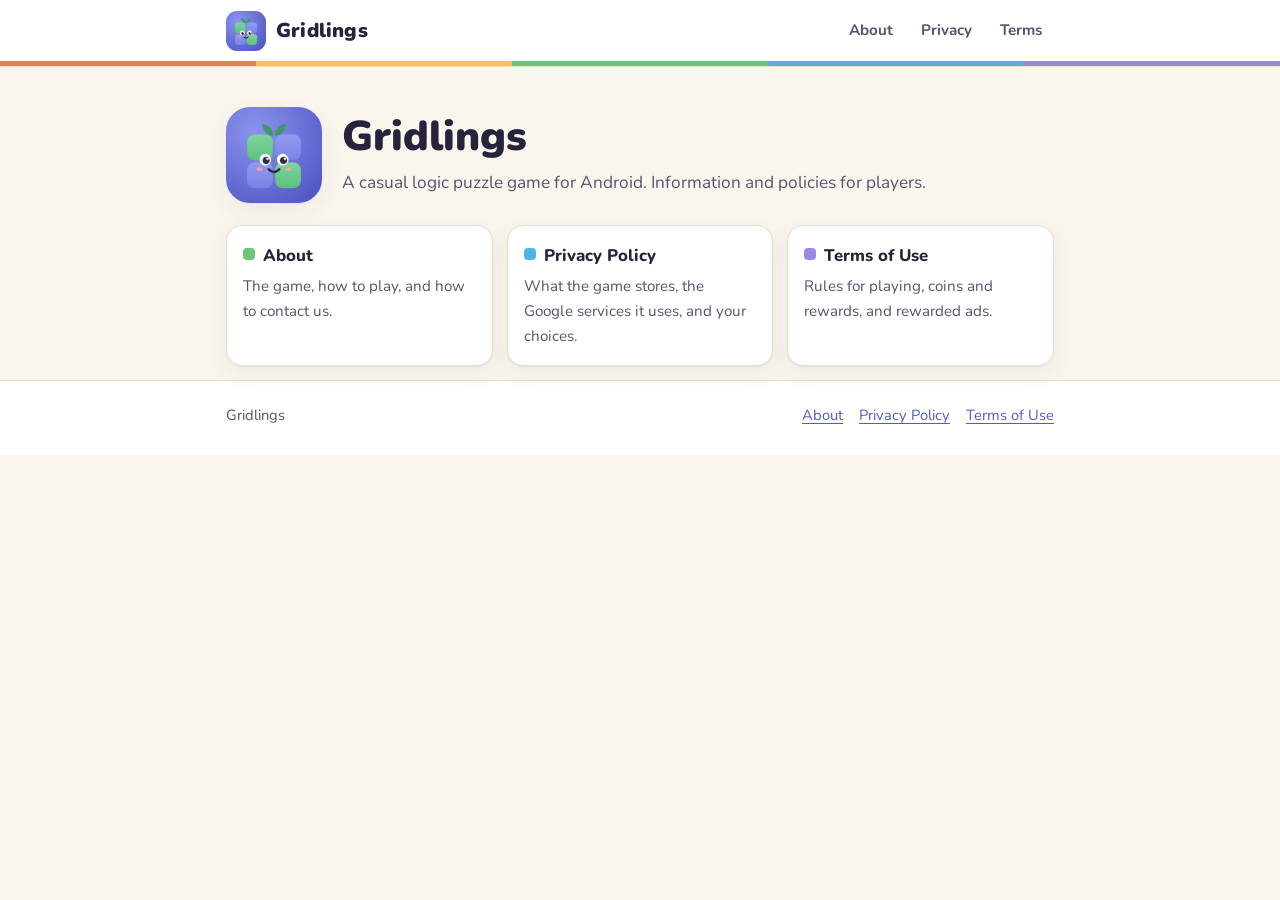
<file: index.html>
<!doctype html>
<html lang="en-GB">
<head>
  <meta charset="utf-8">
  <meta name="viewport" content="width=device-width, initial-scale=1">
  <title>Gridlings · Legal and info</title>
  <meta name="description" content="About, Privacy Policy and Terms of Use for Gridlings, a casual logic puzzle game for Android.">
  <link rel="icon" type="image/png" href="assets/gridlings-icon.png">
  <link rel="preconnect" href="https://fonts.googleapis.com">
  <link rel="preconnect" href="https://fonts.gstatic.com" crossorigin>
  <link href="https://fonts.googleapis.com/css2?family=Nunito:wght@400;700;800;900&display=swap" rel="stylesheet">
  <link rel="stylesheet" href="style.css">
</head>
<body>
<a class="skip-link" href="#content">Skip to content</a>

<header class="site-header">
  <div class="wrap">
    <a class="brand" href="index.html"><img src="assets/gridlings-icon.png" alt="" width="40" height="40">Gridlings</a>
    <nav class="nav" aria-label="Main">
      <a href="about.html">About</a>
      <a href="privacy-policy.html">Privacy</a>
      <a href="terms.html">Terms</a>
    </nav>
  </div>
  <div class="strip" aria-hidden="true"><span></span><span></span><span></span><span></span><span></span></div>
</header>

<main id="content" class="wrap">
  <div class="hero">
    <div class="app-hero">
      <img src="assets/gridlings-icon.png" alt="Gridlings app icon" width="96" height="96">
      <div>
        <h1>Gridlings</h1>
        <p class="lede">A casual logic puzzle game for Android. Information and policies for players.</p>
      </div>
    </div>
  </div>

  <div class="tiles">
    <a class="tile" href="about.html" style="text-decoration:none;color:inherit">
      <h3><span class="dot" style="background:var(--moss)"></span>About</h3>
      <p>The game, how to play, and how to contact us.</p>
    </a>
    <a class="tile" href="privacy-policy.html" style="text-decoration:none;color:inherit">
      <h3><span class="dot" style="background:var(--aqua)"></span>Privacy Policy</h3>
      <p>What the game stores, the Google services it uses, and your choices.</p>
    </a>
    <a class="tile" href="terms.html" style="text-decoration:none;color:inherit">
      <h3><span class="dot" style="background:var(--luna)"></span>Terms of Use</h3>
      <p>Rules for playing, coins and rewards, and rewarded ads.</p>
    </a>
  </div>
</main>

<footer class="site-footer">
  <div class="wrap">
    <span>Gridlings</span>
    <nav aria-label="Footer">
      <a href="about.html">About</a>
      <a href="privacy-policy.html">Privacy Policy</a>
      <a href="terms.html">Terms of Use</a>
    </nav>
  </div>
</footer>
</body>
</html>
</file>
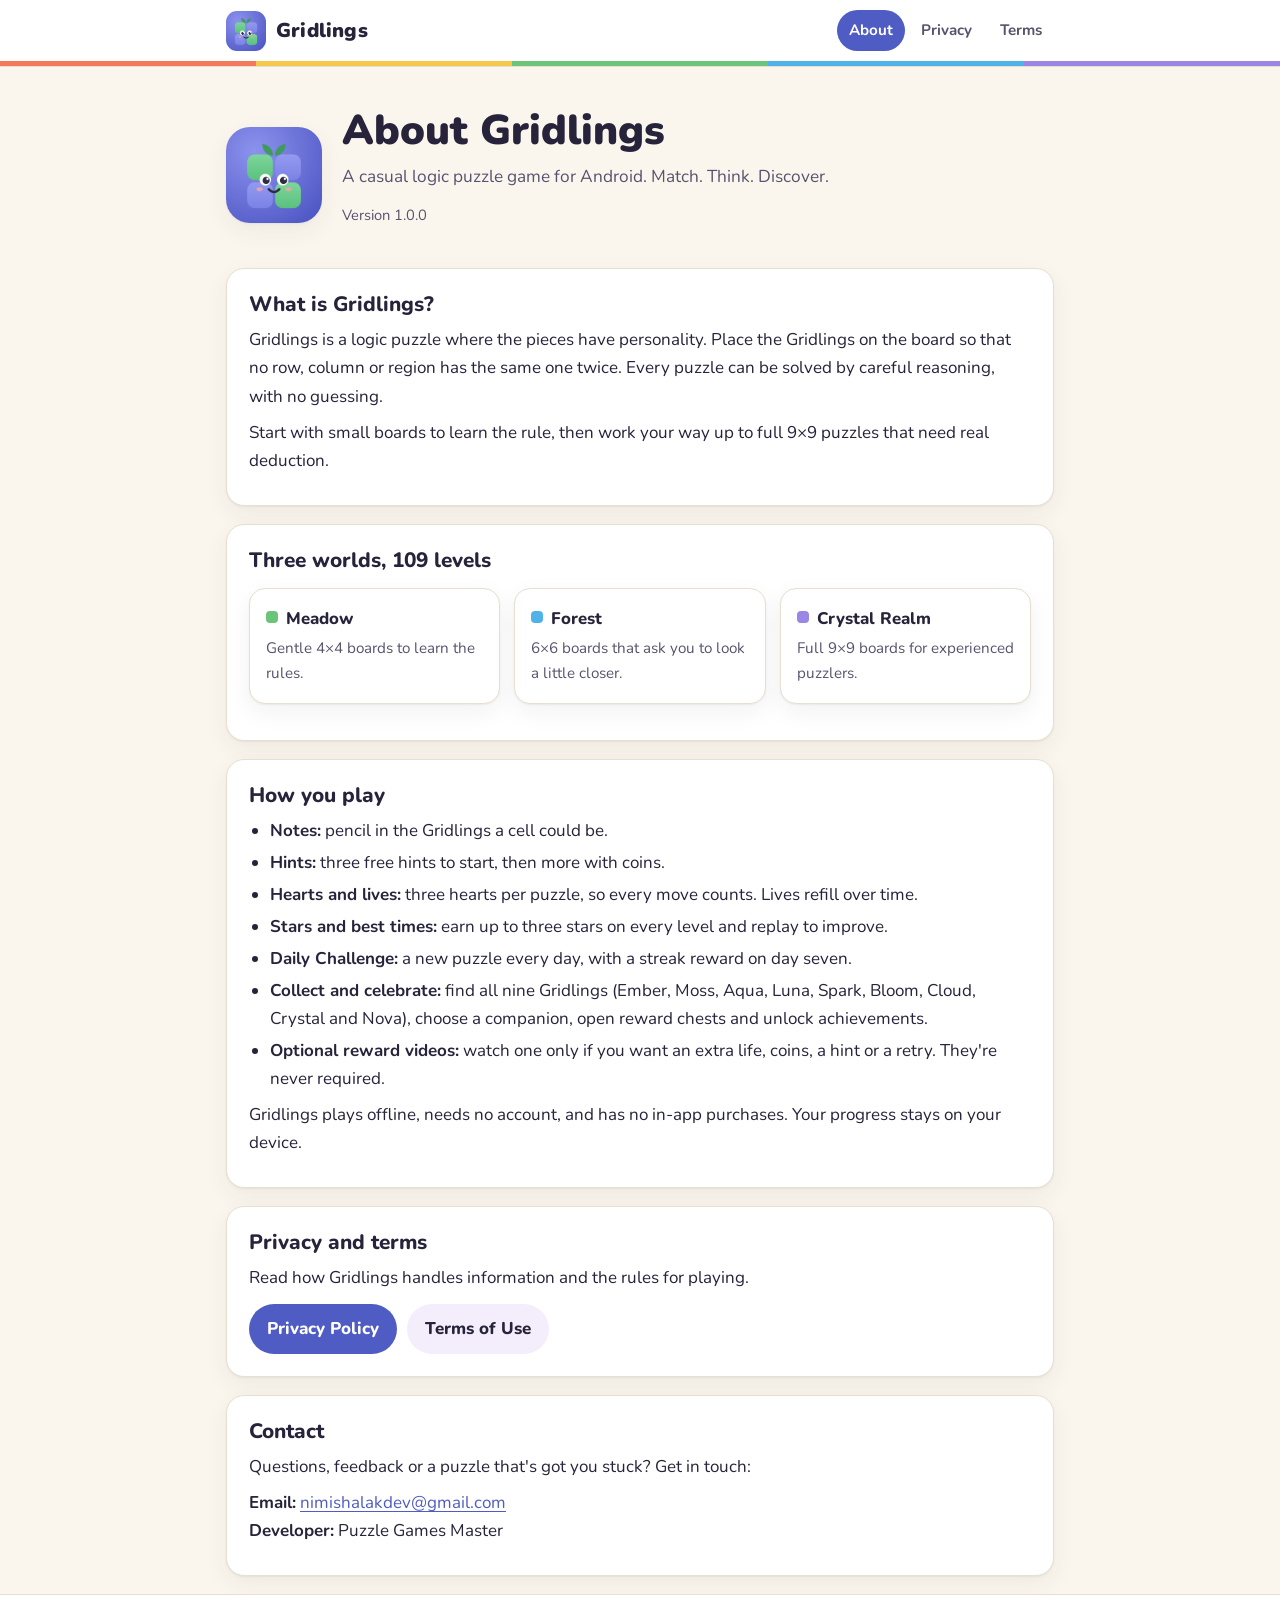
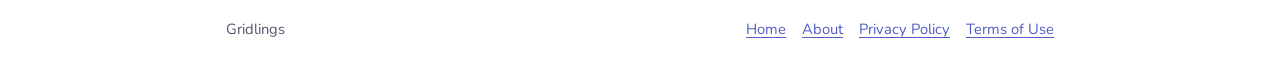
<file: about.html>
<!doctype html>
<html lang="en-GB">
<head>
  <meta charset="utf-8">
  <meta name="viewport" content="width=device-width, initial-scale=1">
  <title>About · Gridlings</title>
  <meta name="description" content="Gridlings is a casual logic puzzle game for Android: place each Gridling so no row, column or region repeats.">
  <link rel="icon" type="image/png" href="assets/gridlings-icon.png">
  <link rel="preconnect" href="https://fonts.googleapis.com">
  <link rel="preconnect" href="https://fonts.gstatic.com" crossorigin>
  <link href="https://fonts.googleapis.com/css2?family=Nunito:wght@400;700;800;900&display=swap" rel="stylesheet">
  <link rel="stylesheet" href="style.css">
</head>
<body>
<a class="skip-link" href="#content">Skip to content</a>

<header class="site-header">
  <div class="wrap">
    <a class="brand" href="index.html"><img src="assets/gridlings-icon.png" alt="" width="40" height="40">Gridlings</a>
    <nav class="nav" aria-label="Main">
      <a href="about.html" aria-current="page">About</a>
      <a href="privacy-policy.html">Privacy</a>
      <a href="terms.html">Terms</a>
    </nav>
  </div>
  <div class="strip" aria-hidden="true"><span></span><span></span><span></span><span></span><span></span></div>
</header>

<main id="content" class="wrap">
  <div class="hero">
    <div class="app-hero">
      <img src="assets/gridlings-icon.png" alt="Gridlings app icon" width="96" height="96">
      <div>
        <h1>About Gridlings</h1>
        <p class="lede">A casual logic puzzle game for Android. Match. Think. Discover.</p>
        <p class="meta">Version 1.0.0</p>
      </div>
    </div>
  </div>

  <section class="card" aria-labelledby="h-what">
    <h2 id="h-what">What is Gridlings?</h2>
    <p>Gridlings is a logic puzzle where the pieces have personality. Place the Gridlings on the board so that no row,
      column or region has the same one twice. Every puzzle can be solved by careful reasoning, with no guessing.</p>
    <p>Start with small boards to learn the rule, then work your way up to full 9×9 puzzles that need real deduction.</p>
  </section>

  <section class="card" aria-labelledby="h-worlds">
    <h2 id="h-worlds">Three worlds, 109 levels</h2>
    <div class="tiles">
      <div class="tile"><h3><span class="dot" style="background:var(--moss)"></span>Meadow</h3><p>Gentle 4×4 boards to learn the rules.</p></div>
      <div class="tile"><h3><span class="dot" style="background:var(--aqua)"></span>Forest</h3><p>6×6 boards that ask you to look a little closer.</p></div>
      <div class="tile"><h3><span class="dot" style="background:var(--luna)"></span>Crystal Realm</h3><p>Full 9×9 boards for experienced puzzlers.</p></div>
    </div>
  </section>

  <section class="card" aria-labelledby="h-play">
    <h2 id="h-play">How you play</h2>
    <ul>
      <li><strong>Notes:</strong> pencil in the Gridlings a cell could be.</li>
      <li><strong>Hints:</strong> three free hints to start, then more with coins.</li>
      <li><strong>Hearts and lives:</strong> three hearts per puzzle, so every move counts. Lives refill over time.</li>
      <li><strong>Stars and best times:</strong> earn up to three stars on every level and replay to improve.</li>
      <li><strong>Daily Challenge:</strong> a new puzzle every day, with a streak reward on day seven.</li>
      <li><strong>Collect and celebrate:</strong> find all nine Gridlings (Ember, Moss, Aqua, Luna, Spark, Bloom,
        Cloud, Crystal and Nova), choose a companion, open reward chests and unlock achievements.</li>
      <li><strong>Optional reward videos:</strong> watch one only if you want an extra life, coins, a hint or a
        retry. They're never required.</li>
    </ul>
    <p>Gridlings plays offline, needs no account, and has no in-app purchases. Your progress stays on your device.</p>
  </section>

  <section class="card" aria-labelledby="h-legal">
    <h2 id="h-legal">Privacy and terms</h2>
    <p>Read how Gridlings handles information and the rules for playing.</p>
    <div class="btn-row">
      <a class="btn" href="privacy-policy.html">Privacy Policy</a>
      <a class="btn secondary" href="terms.html">Terms of Use</a>
    </div>
  </section>

  <section class="card" id="contact" aria-labelledby="h-contact">
    <h2 id="h-contact">Contact</h2>
    <p>Questions, feedback or a puzzle that's got you stuck? Get in touch:</p>
    <p><strong>Email:</strong> <a href="mailto:nimishalakdev@gmail.com">nimishalakdev@gmail.com</a><br>
      <strong>Developer:</strong> Puzzle Games Master</p>
  </section>
</main>

<footer class="site-footer">
  <div class="wrap">
    <span>Gridlings</span>
    <nav aria-label="Footer">
      <a href="index.html">Home</a>
      <a href="about.html">About</a>
      <a href="privacy-policy.html">Privacy Policy</a>
      <a href="terms.html">Terms of Use</a>
    </nav>
  </div>
</footer>
</body>
</html>
</file>
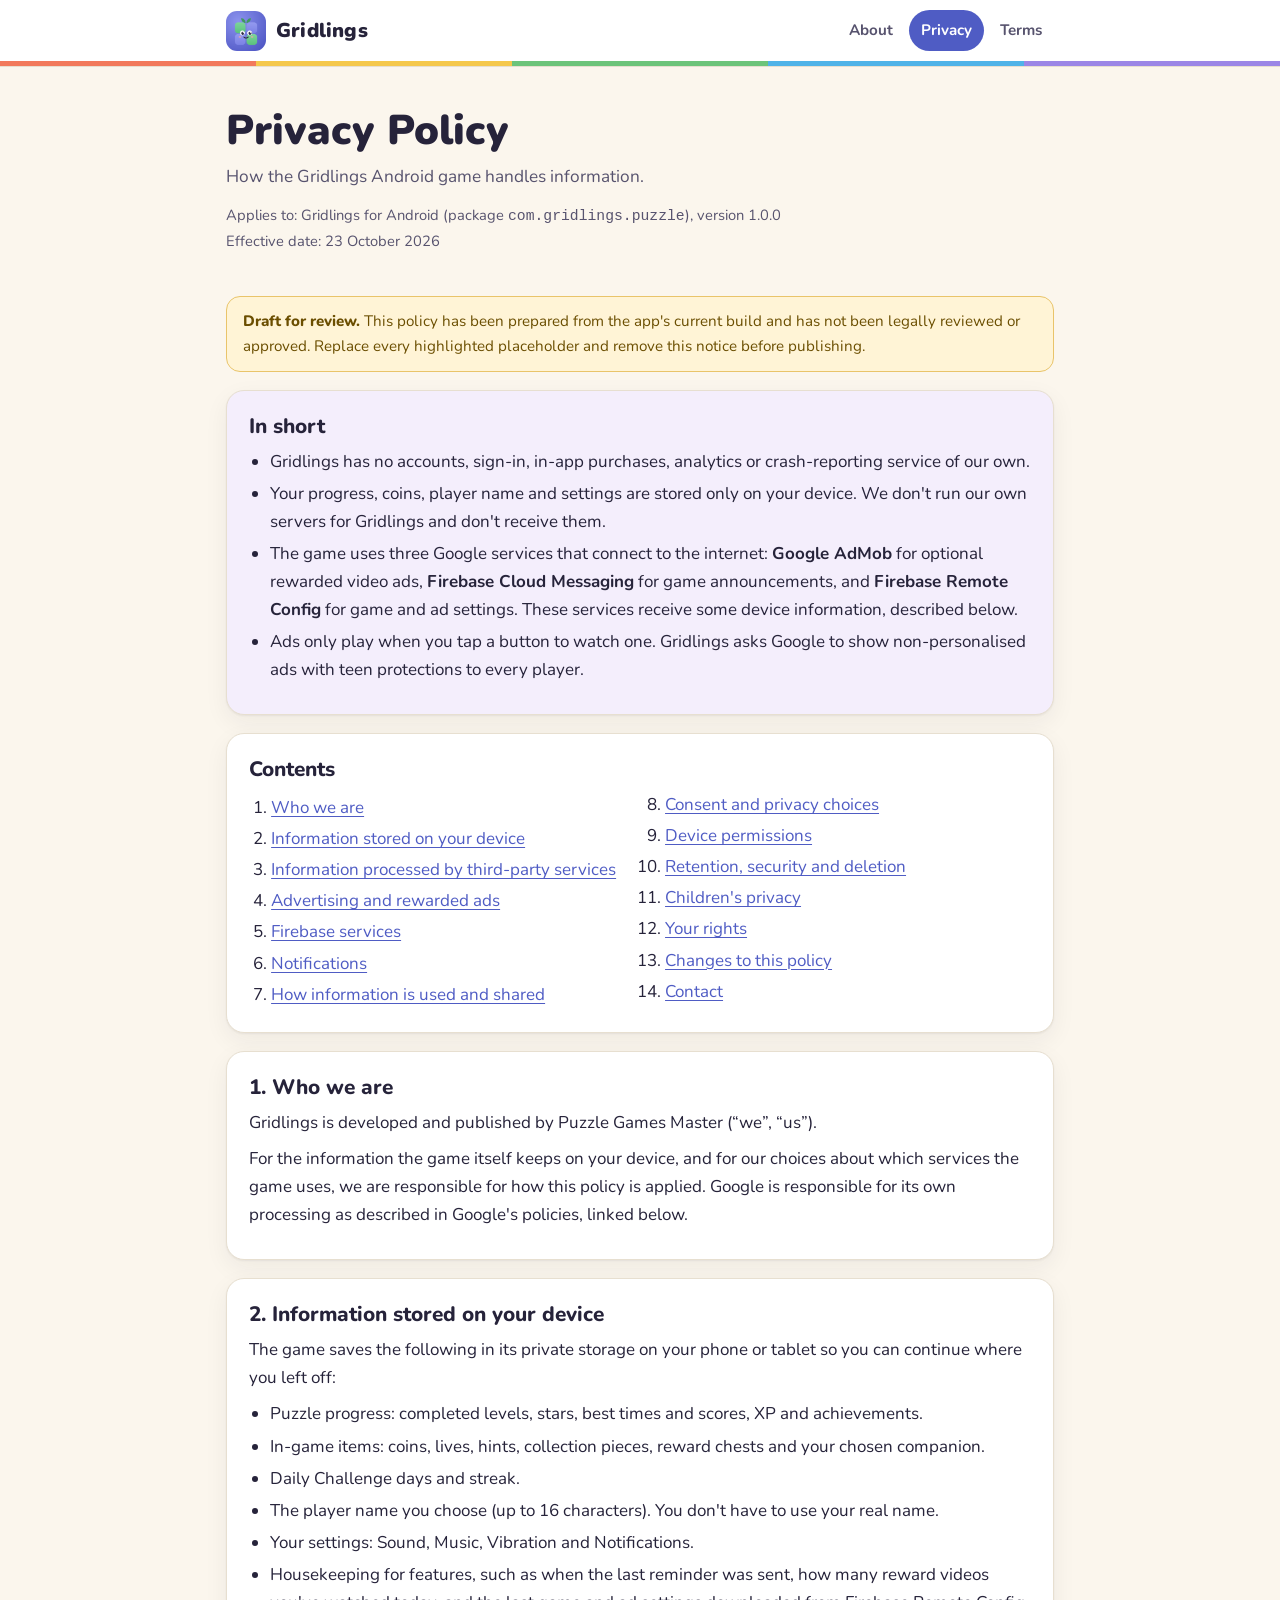
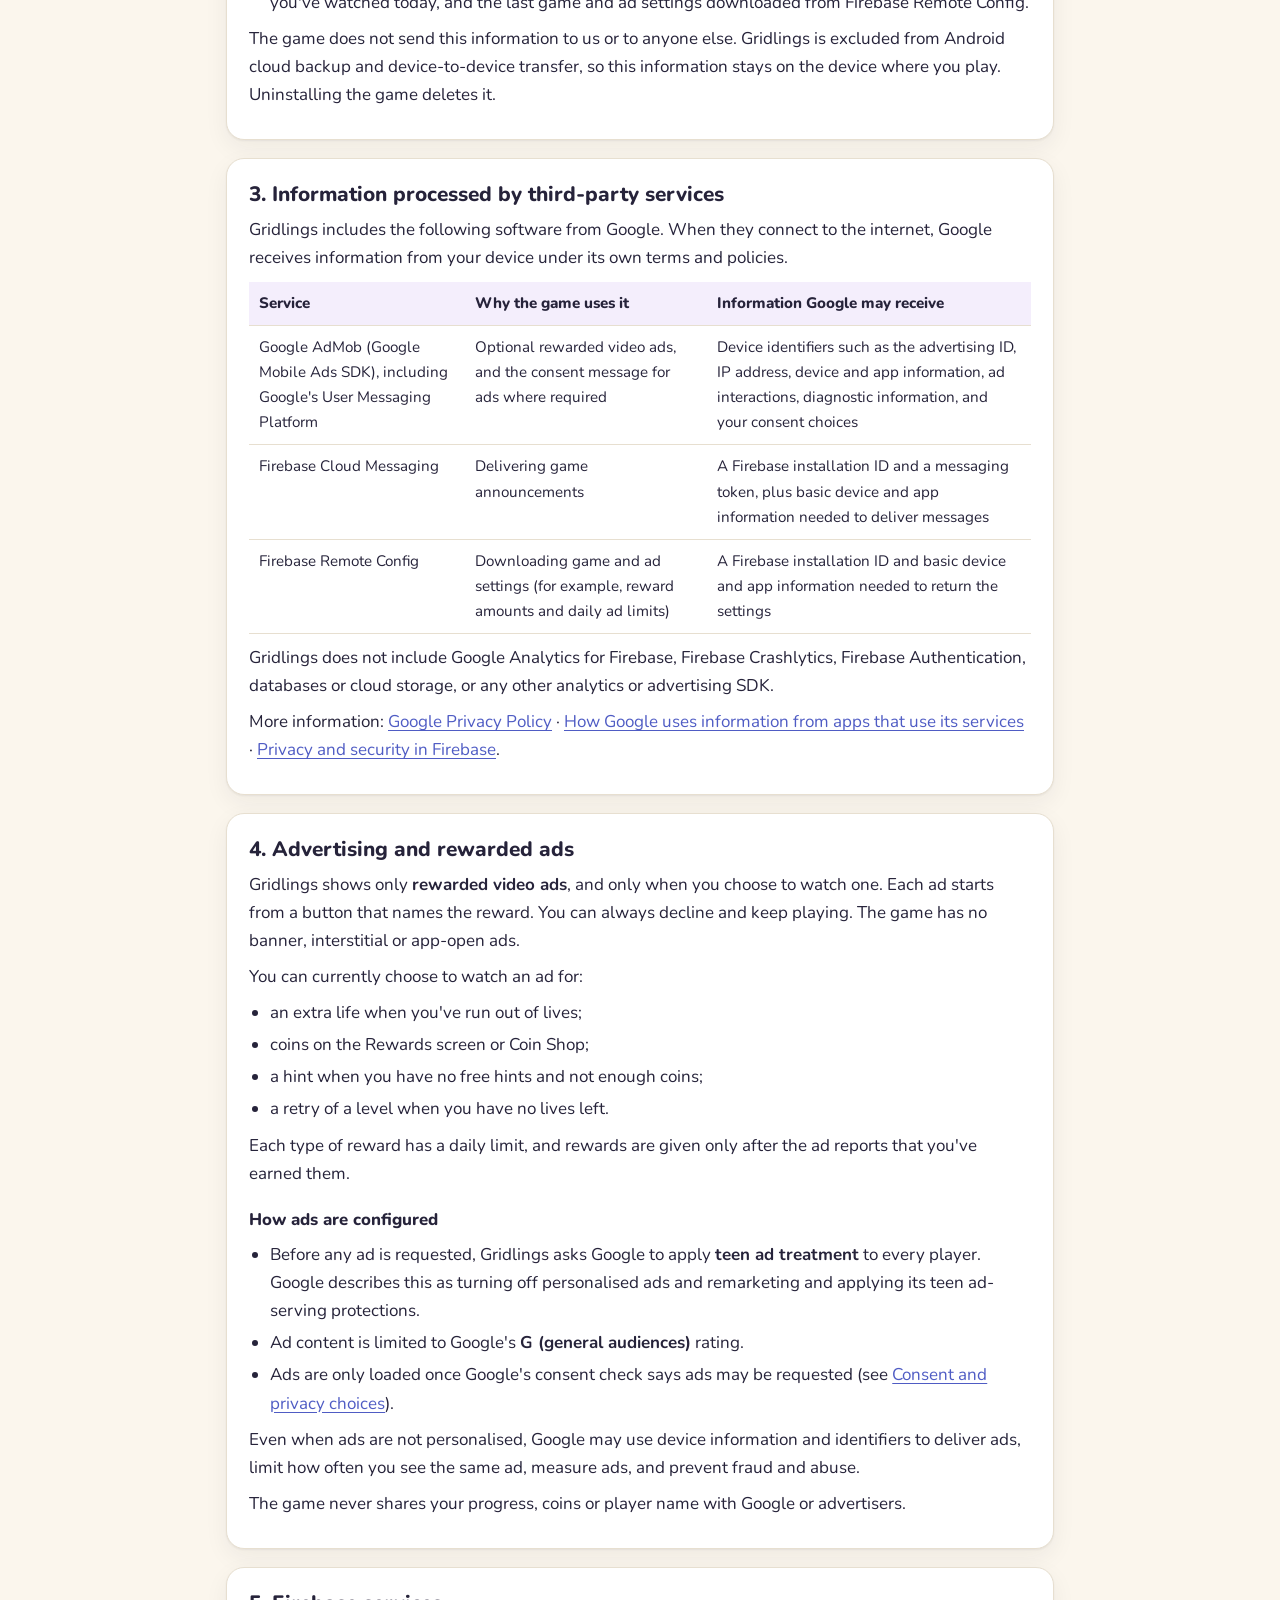
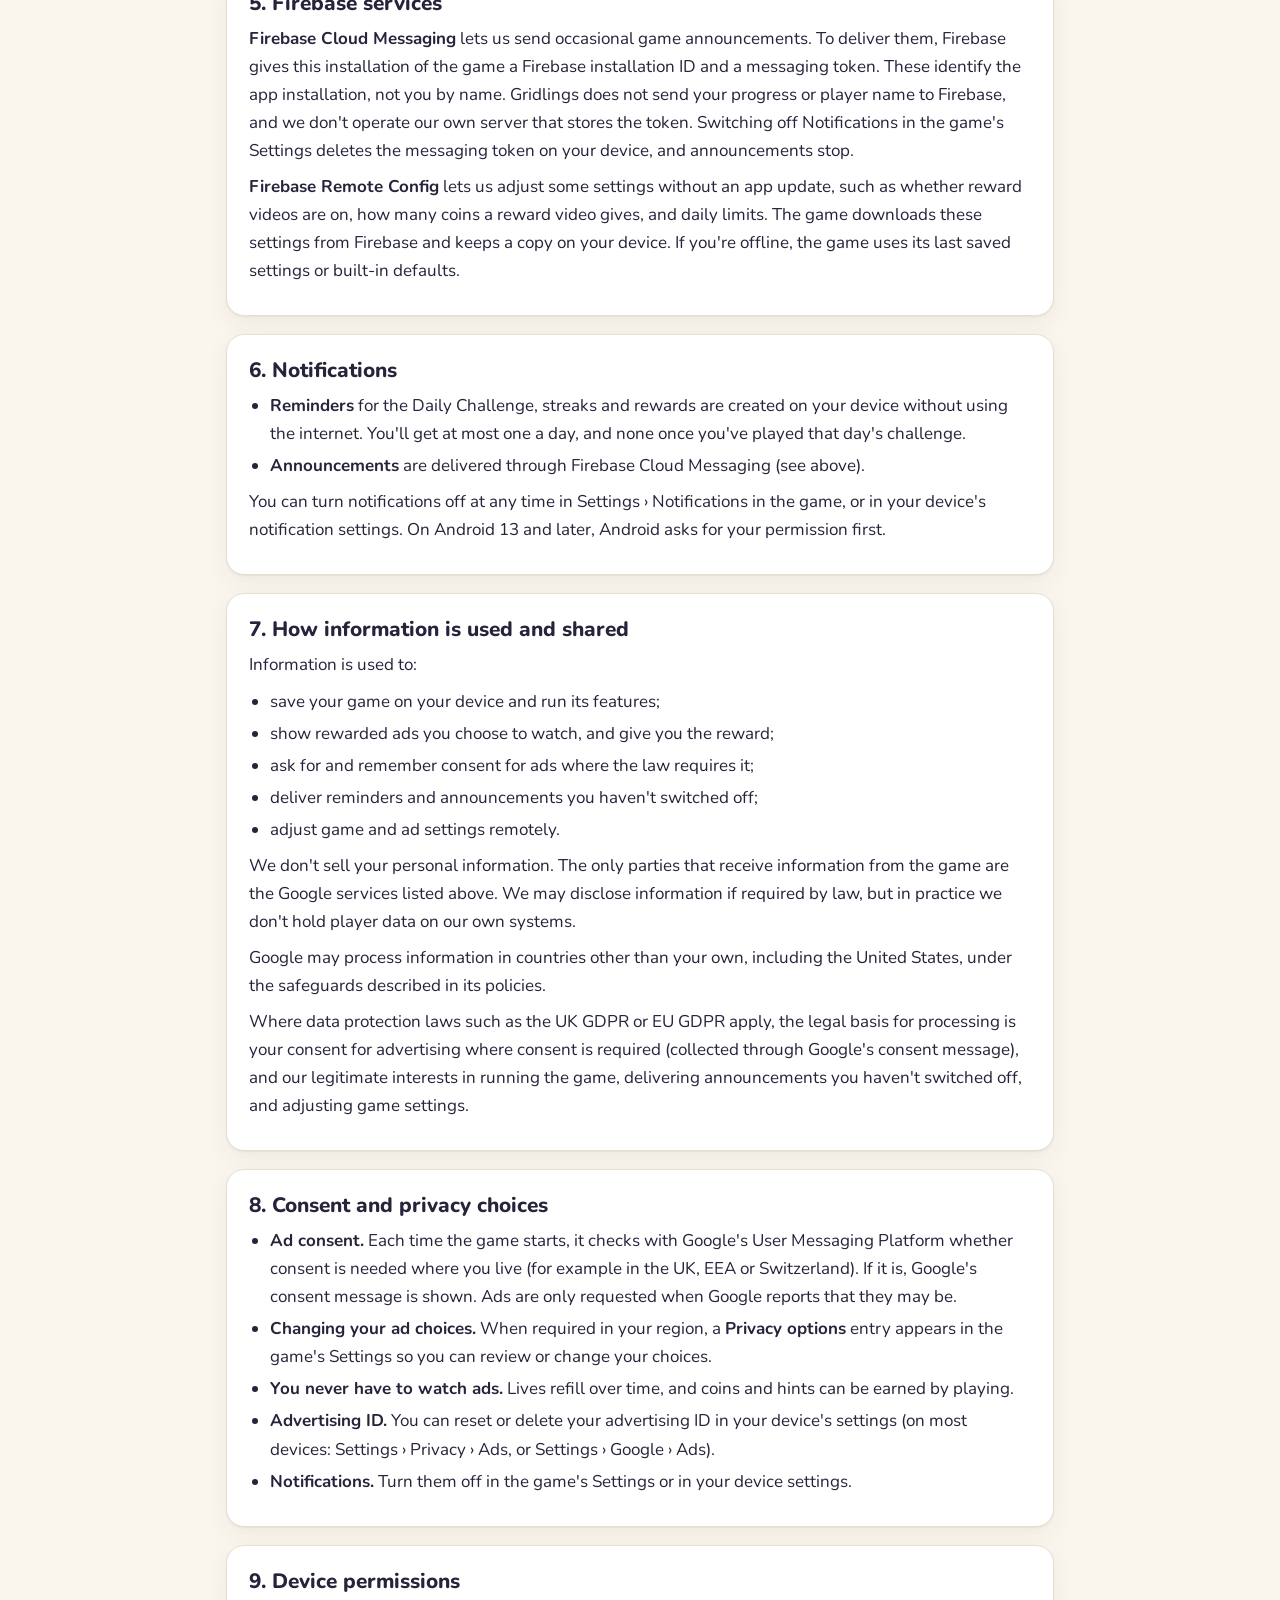
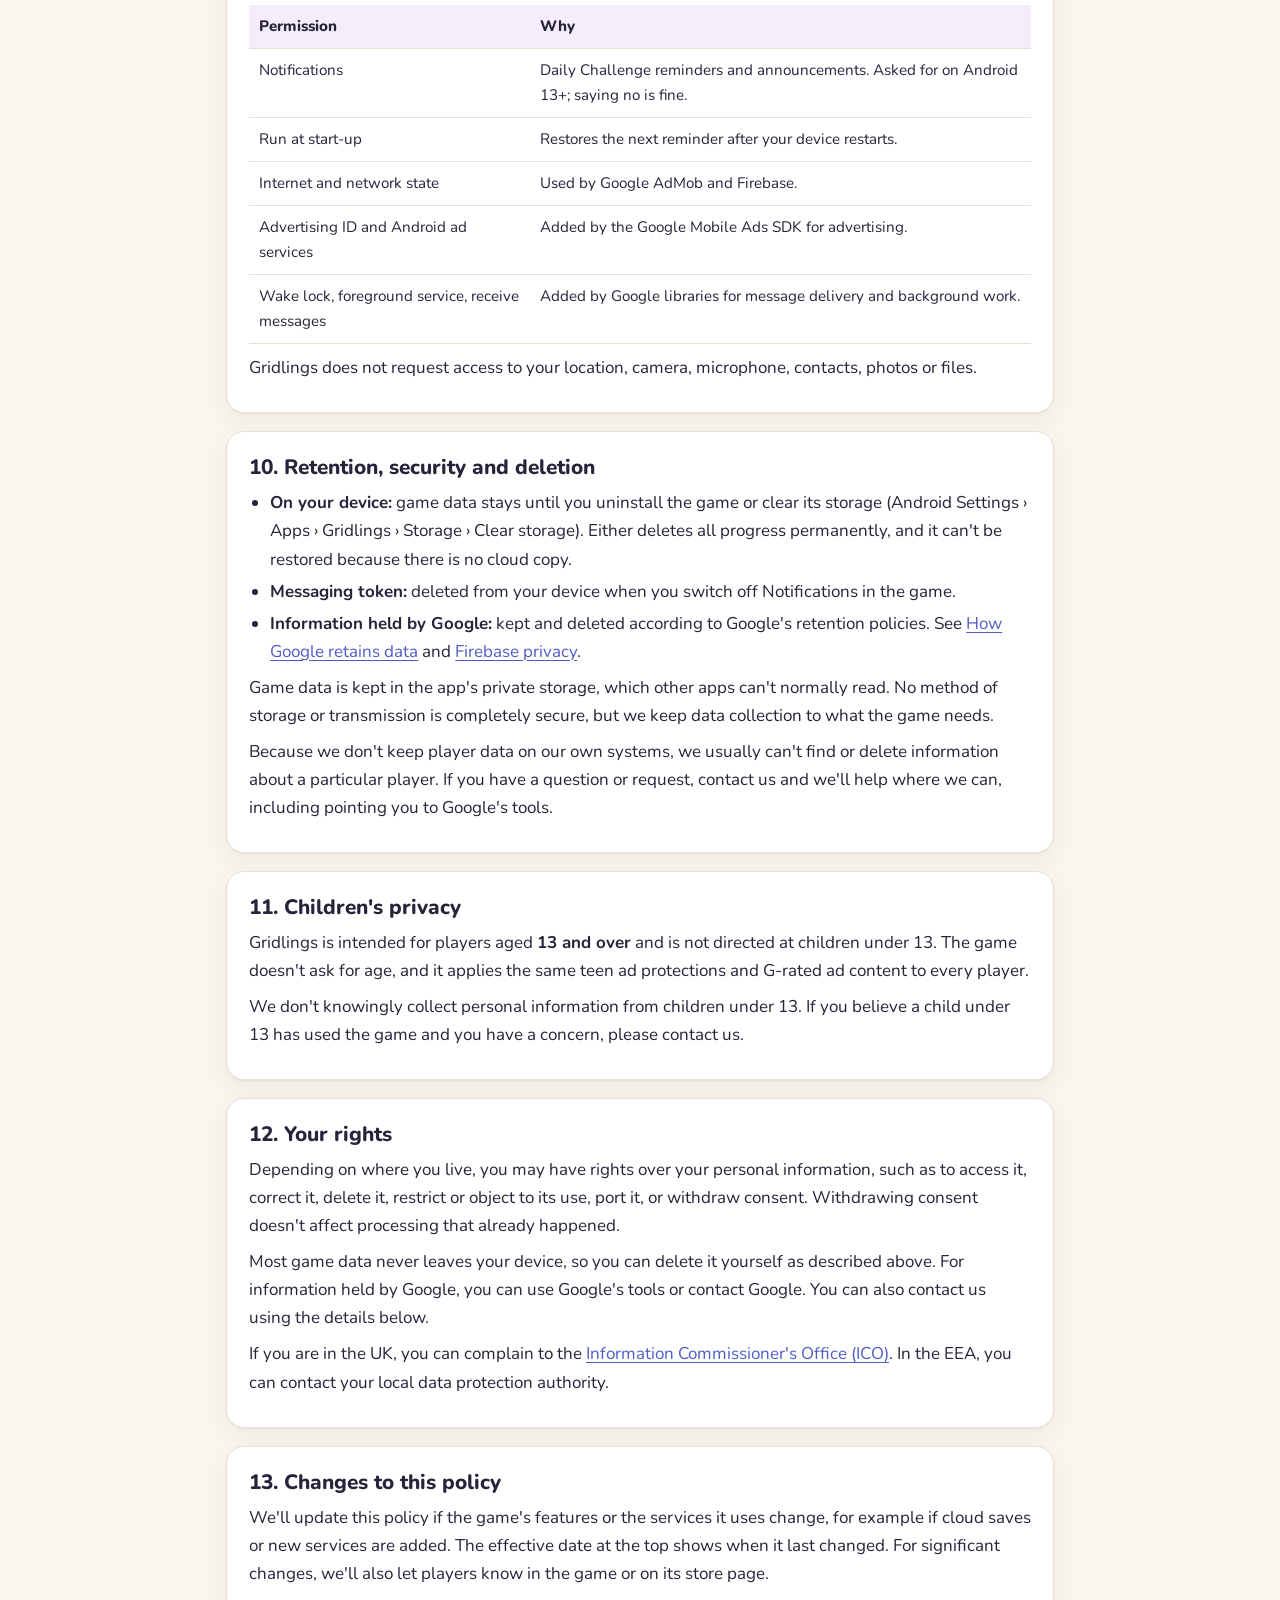
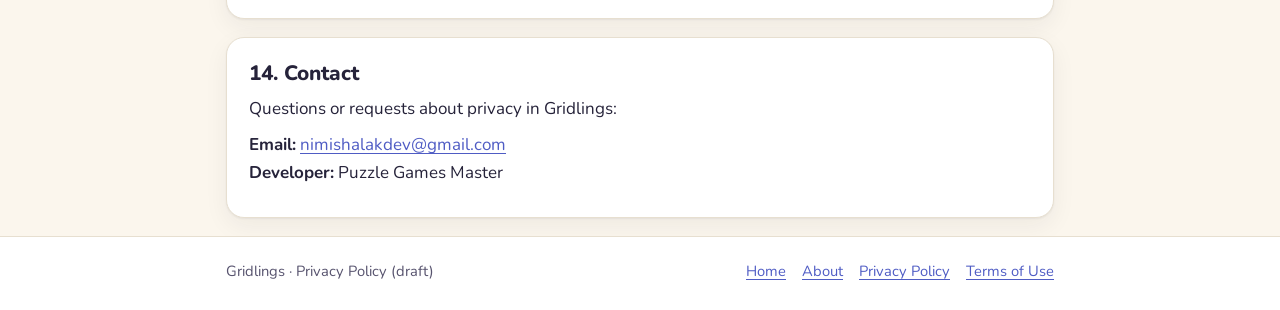
<file: privacy-policy.html>
<!doctype html>
<html lang="en-GB">
<head>
  <meta charset="utf-8">
  <meta name="viewport" content="width=device-width, initial-scale=1">
  <title>Privacy Policy · Gridlings</title>
  <meta name="description" content="Privacy Policy for Gridlings, a casual logic puzzle game for Android.">
  <meta name="robots" content="noindex">
  <link rel="icon" type="image/png" href="assets/gridlings-icon.png">
  <link rel="preconnect" href="https://fonts.googleapis.com">
  <link rel="preconnect" href="https://fonts.gstatic.com" crossorigin>
  <link href="https://fonts.googleapis.com/css2?family=Nunito:wght@400;700;800;900&display=swap" rel="stylesheet">
  <link rel="stylesheet" href="style.css">
</head>
<body>
<a class="skip-link" href="#content">Skip to content</a>

<header class="site-header">
  <div class="wrap">
    <a class="brand" href="index.html"><img src="assets/gridlings-icon.png" alt="" width="40" height="40">Gridlings</a>
    <nav class="nav" aria-label="Main">
      <a href="about.html">About</a>
      <a href="privacy-policy.html" aria-current="page">Privacy</a>
      <a href="terms.html">Terms</a>
    </nav>
  </div>
  <div class="strip" aria-hidden="true"><span></span><span></span><span></span><span></span><span></span></div>
</header>

<main id="content" class="wrap">
  <div class="hero">
    <h1>Privacy Policy</h1>
    <p class="lede">How the Gridlings Android game handles information.</p>
    <p class="meta">Applies to: Gridlings for Android (package <code>com.gridlings.puzzle</code>), version 1.0.0<br>
      Effective date: 23 October 2026</p>
  </div>

  <div class="draft" role="note">
    <strong>Draft for review.</strong> This policy has been prepared from the app's current build and has not been
    legally reviewed or approved. Replace every highlighted placeholder and remove this notice before publishing.
  </div>

  <section class="card summary" aria-labelledby="in-short">
    <h2 id="in-short">In short</h2>
    <ul>
      <li>Gridlings has no accounts, sign-in, in-app purchases, analytics or crash-reporting service of our own.</li>
      <li>Your progress, coins, player name and settings are stored only on your device. We don't run our own servers
        for Gridlings and don't receive them.</li>
      <li>The game uses three Google services that connect to the internet: <strong>Google AdMob</strong> for optional
        rewarded video ads, <strong>Firebase Cloud Messaging</strong> for game announcements, and
        <strong>Firebase Remote Config</strong> for game and ad settings. These services receive some device
        information, described below.</li>
      <li>Ads only play when you tap a button to watch one. Gridlings asks Google to show non-personalised ads with
        teen protections to every player.</li>
    </ul>
  </section>

  <nav class="card toc" aria-labelledby="toc-title">
    <h2 id="toc-title">Contents</h2>
    <ol>
      <li><a href="#who-we-are">Who we are</a></li>
      <li><a href="#on-device">Information stored on your device</a></li>
      <li><a href="#third-party">Information processed by third-party services</a></li>
      <li><a href="#ads">Advertising and rewarded ads</a></li>
      <li><a href="#firebase">Firebase services</a></li>
      <li><a href="#notifications">Notifications</a></li>
      <li><a href="#use-share">How information is used and shared</a></li>
      <li><a href="#consent">Consent and privacy choices</a></li>
      <li><a href="#permissions">Device permissions</a></li>
      <li><a href="#retention">Retention, security and deletion</a></li>
      <li><a href="#children">Children's privacy</a></li>
      <li><a href="#rights">Your rights</a></li>
      <li><a href="#changes">Changes to this policy</a></li>
      <li><a href="#contact">Contact</a></li>
    </ol>
  </nav>

  <section class="card" id="who-we-are" aria-labelledby="h-who">
    <h2 id="h-who">1. Who we are</h2>
    <p>Gridlings is developed and published by Puzzle Games Master
      (“we”, “us”).</p>
    <p>For the information the game itself keeps on your device, and for our choices about which services the game
      uses, we are responsible for how this policy is applied. Google is responsible for its own processing as
      described in Google's policies, linked below.</p>
  </section>

  <section class="card" id="on-device" aria-labelledby="h-device">
    <h2 id="h-device">2. Information stored on your device</h2>
    <p>The game saves the following in its private storage on your phone or tablet so you can continue where you
      left off:</p>
    <ul>
      <li>Puzzle progress: completed levels, stars, best times and scores, XP and achievements.</li>
      <li>In-game items: coins, lives, hints, collection pieces, reward chests and your chosen companion.</li>
      <li>Daily Challenge days and streak.</li>
      <li>The player name you choose (up to 16 characters). You don't have to use your real name.</li>
      <li>Your settings: Sound, Music, Vibration and Notifications.</li>
      <li>Housekeeping for features, such as when the last reminder was sent, how many reward videos you've watched
        today, and the last game and ad settings downloaded from Firebase Remote Config.</li>
    </ul>
    <p>The game does not send this information to us or to anyone else. Gridlings is excluded from Android cloud
      backup and device-to-device transfer, so this information stays on the device where you play. Uninstalling the
      game deletes it.</p>
  </section>

  <section class="card" id="third-party" aria-labelledby="h-third">
    <h2 id="h-third">3. Information processed by third-party services</h2>
    <p>Gridlings includes the following software from Google. When they connect to the internet, Google receives
      information from your device under its own terms and policies.</p>
    <div class="table-scroll">
      <table>
        <thead><tr><th>Service</th><th>Why the game uses it</th><th>Information Google may receive</th></tr></thead>
        <tbody>
          <tr>
            <td>Google AdMob (Google Mobile Ads SDK), including Google's User Messaging Platform</td>
            <td>Optional rewarded video ads, and the consent message for ads where required</td>
            <td>Device identifiers such as the advertising ID, IP address, device and app information, ad interactions,
              diagnostic information, and your consent choices</td>
          </tr>
          <tr>
            <td>Firebase Cloud Messaging</td>
            <td>Delivering game announcements</td>
            <td>A Firebase installation ID and a messaging token, plus basic device and app information needed to
              deliver messages</td>
          </tr>
          <tr>
            <td>Firebase Remote Config</td>
            <td>Downloading game and ad settings (for example, reward amounts and daily ad limits)</td>
            <td>A Firebase installation ID and basic device and app information needed to return the settings</td>
          </tr>
        </tbody>
      </table>
    </div>
    <p>Gridlings does not include Google Analytics for Firebase, Firebase Crashlytics, Firebase Authentication,
      databases or cloud storage, or any other analytics or advertising SDK.</p>
    <p>More information:
      <a href="https://policies.google.com/privacy" rel="noopener">Google Privacy Policy</a> ·
      <a href="https://policies.google.com/technologies/partner-sites" rel="noopener">How Google uses information from apps that use its services</a> ·
      <a href="https://firebase.google.com/support/privacy" rel="noopener">Privacy and security in Firebase</a>.</p>
  </section>

  <section class="card" id="ads" aria-labelledby="h-ads">
    <h2 id="h-ads">4. Advertising and rewarded ads</h2>
    <p>Gridlings shows only <strong>rewarded video ads</strong>, and only when you choose to watch one. Each ad starts
      from a button that names the reward. You can always decline and keep playing. The game has no banner,
      interstitial or app-open ads.</p>
    <p>You can currently choose to watch an ad for:</p>
    <ul>
      <li>an extra life when you've run out of lives;</li>
      <li>coins on the Rewards screen or Coin Shop;</li>
      <li>a hint when you have no free hints and not enough coins;</li>
      <li>a retry of a level when you have no lives left.</li>
    </ul>
    <p>Each type of reward has a daily limit, and rewards are given only after the ad reports that you've earned them.</p>
    <h3>How ads are configured</h3>
    <ul>
      <li>Before any ad is requested, Gridlings asks Google to apply <strong>teen ad treatment</strong> to every
        player. Google describes this as turning off personalised ads and remarketing and applying its teen
        ad-serving protections.</li>
      <li>Ad content is limited to Google's <strong>G (general audiences)</strong> rating.</li>
      <li>Ads are only loaded once Google's consent check says ads may be requested (see
        <a href="#consent">Consent and privacy choices</a>).</li>
    </ul>
    <p>Even when ads are not personalised, Google may use device information and identifiers to deliver ads, limit how
      often you see the same ad, measure ads, and prevent fraud and abuse.</p>
    <p>The game never shares your progress, coins or player name with Google or advertisers.</p>
  </section>

  <section class="card" id="firebase" aria-labelledby="h-firebase">
    <h2 id="h-firebase">5. Firebase services</h2>
    <p><strong>Firebase Cloud Messaging</strong> lets us send occasional game announcements. To deliver them, Firebase
      gives this installation of the game a Firebase installation ID and a messaging token. These identify the app
      installation, not you by name. Gridlings does not send your progress or player name to Firebase, and we don't
      operate our own server that stores the token. Switching off Notifications in the game's Settings deletes the
      messaging token on your device, and announcements stop.</p>
    <p><strong>Firebase Remote Config</strong> lets us adjust some settings without an app update, such as whether
      reward videos are on, how many coins a reward video gives, and daily limits. The game downloads these
      settings from Firebase and keeps a copy on your device. If you're offline, the game uses its last saved
      settings or built-in defaults.</p>
  </section>

  <section class="card" id="notifications" aria-labelledby="h-notifs">
    <h2 id="h-notifs">6. Notifications</h2>
    <ul>
      <li><strong>Reminders</strong> for the Daily Challenge, streaks and rewards are created on your device without
        using the internet. You'll get at most one a day, and none once you've played that day's challenge.</li>
      <li><strong>Announcements</strong> are delivered through Firebase Cloud Messaging (see above).</li>
    </ul>
    <p>You can turn notifications off at any time in Settings › Notifications in the game, or in your device's
      notification settings. On Android 13 and later, Android asks for your permission first.</p>
  </section>

  <section class="card" id="use-share" aria-labelledby="h-use">
    <h2 id="h-use">7. How information is used and shared</h2>
    <p>Information is used to:</p>
    <ul>
      <li>save your game on your device and run its features;</li>
      <li>show rewarded ads you choose to watch, and give you the reward;</li>
      <li>ask for and remember consent for ads where the law requires it;</li>
      <li>deliver reminders and announcements you haven't switched off;</li>
      <li>adjust game and ad settings remotely.</li>
    </ul>
    <p>We don't sell your personal information. The only parties that receive information from the game are the
      Google services listed above. We may disclose information if required by law, but in practice we don't hold
      player data on our own systems.</p>
    <p>Google may process information in countries other than your own, including the United States, under the
      safeguards described in its policies.</p>
    <p>Where data protection laws such as the UK GDPR or EU GDPR apply, the legal basis for processing is
      your consent for advertising where consent is required (collected through Google's consent
      message), and our legitimate interests in running the game, delivering announcements you haven't switched off,
      and adjusting game settings.</p>
  </section>

  <section class="card" id="consent" aria-labelledby="h-consent">
    <h2 id="h-consent">8. Consent and privacy choices</h2>
    <ul>
      <li><strong>Ad consent.</strong> Each time the game starts, it checks with Google's User Messaging Platform
        whether consent is needed where you live (for example in the UK, EEA or Switzerland). If it is, Google's
        consent message is shown. Ads are only requested when Google reports that they may be.</li>
      <li><strong>Changing your ad choices.</strong> When required in your region, a <strong>Privacy options</strong>
        entry appears in the game's Settings so you can review or change your choices.</li>
      <li><strong>You never have to watch ads.</strong> Lives refill over time, and coins and hints can be earned by
        playing.</li>
      <li><strong>Advertising ID.</strong> You can reset or delete your advertising ID in your device's settings
        (on most devices: Settings › Privacy › Ads, or Settings › Google › Ads).</li>
      <li><strong>Notifications.</strong> Turn them off in the game's Settings or in your device settings.</li>
    </ul>
  </section>

  <section class="card" id="permissions" aria-labelledby="h-perms">
    <h2 id="h-perms">9. Device permissions</h2>
    <div class="table-scroll">
      <table>
        <thead><tr><th>Permission</th><th>Why</th></tr></thead>
        <tbody>
          <tr><td>Notifications</td><td>Daily Challenge reminders and announcements. Asked for on Android 13+; saying no is fine.</td></tr>
          <tr><td>Run at start-up</td><td>Restores the next reminder after your device restarts.</td></tr>
          <tr><td>Internet and network state</td><td>Used by Google AdMob and Firebase.</td></tr>
          <tr><td>Advertising ID and Android ad services</td><td>Added by the Google Mobile Ads SDK for advertising.</td></tr>
          <tr><td>Wake lock, foreground service, receive messages</td><td>Added by Google libraries for message delivery and background work.</td></tr>
        </tbody>
      </table>
    </div>
    <p>Gridlings does not request access to your location, camera, microphone, contacts, photos or files.</p>
  </section>

  <section class="card" id="retention" aria-labelledby="h-retention">
    <h2 id="h-retention">10. Retention, security and deletion</h2>
    <ul>
      <li><strong>On your device:</strong> game data stays until you uninstall the game or clear its storage
        (Android Settings › Apps › Gridlings › Storage › Clear storage). Either deletes all progress permanently,
        and it can't be restored because there is no cloud copy.</li>
      <li><strong>Messaging token:</strong> deleted from your device when you switch off Notifications in the game.</li>
      <li><strong>Information held by Google:</strong> kept and deleted according to Google's retention policies. See
        <a href="https://policies.google.com/technologies/retention" rel="noopener">How Google retains data</a>
        and <a href="https://firebase.google.com/support/privacy" rel="noopener">Firebase privacy</a>.</li>
    </ul>
    <p>Game data is kept in the app's private storage, which other apps can't normally read. No method of storage or
      transmission is completely secure, but we keep data collection to what the game needs.</p>
    <p>Because we don't keep player data on our own systems, we usually can't find or delete information about a
      particular player. If you have a question or request, contact us and we'll help where we can, including
      pointing you to Google's tools.</p>
  </section>

  <section class="card" id="children" aria-labelledby="h-children">
    <h2 id="h-children">11. Children's privacy</h2>
    <p>Gridlings is intended for players aged <strong>13 and over</strong> and is not directed at children under 13.
      The game doesn't ask for age, and it applies the same teen ad protections and G-rated ad content to every
      player.</p>
    <p>We don't knowingly collect personal information from children under 13. If you believe a child under 13 has
      used the game and you have a concern, please contact us.</p>
  </section>

  <section class="card" id="rights" aria-labelledby="h-rights">
    <h2 id="h-rights">12. Your rights</h2>
    <p>Depending on where you live, you may have rights over your personal information, such as to access it,
      correct it, delete it, restrict or object to its use, port it, or withdraw consent. Withdrawing consent doesn't
      affect processing that already happened.</p>
    <p>Most game data never leaves your device, so you can delete it yourself as described above. For information held
      by Google, you can use Google's tools or contact Google. You can also contact us using the details below.</p>
    <p>If you are in the UK, you can complain to the
      <a href="https://ico.org.uk/make-a-complaint/" rel="noopener">Information Commissioner's Office (ICO)</a>.
      In the EEA, you can contact your local data protection authority.</p>
  </section>

  <section class="card" id="changes" aria-labelledby="h-changes">
    <h2 id="h-changes">13. Changes to this policy</h2>
    <p>We'll update this policy if the game's features or the services it uses change, for example if cloud saves or
      new services are added. The effective date at the top shows when it last changed. For significant changes, we'll
      also let players know in the game or on its store page.</p>
  </section>

  <section class="card" id="contact" aria-labelledby="h-contact">
    <h2 id="h-contact">14. Contact</h2>
    <p>Questions or requests about privacy in Gridlings:</p>
    <p><strong>Email:</strong> <a href="mailto:nimishalakdev@gmail.com">nimishalakdev@gmail.com</a><br>
      <strong>Developer:</strong> Puzzle Games Master</p>
  </section>
</main>

<footer class="site-footer">
  <div class="wrap">
    <span>Gridlings · Privacy Policy (draft)</span>
    <nav aria-label="Footer">
      <a href="index.html">Home</a>
      <a href="about.html">About</a>
      <a href="privacy-policy.html">Privacy Policy</a>
      <a href="terms.html">Terms of Use</a>
    </nav>
  </div>
</footer>
</body>
</html>
</file>
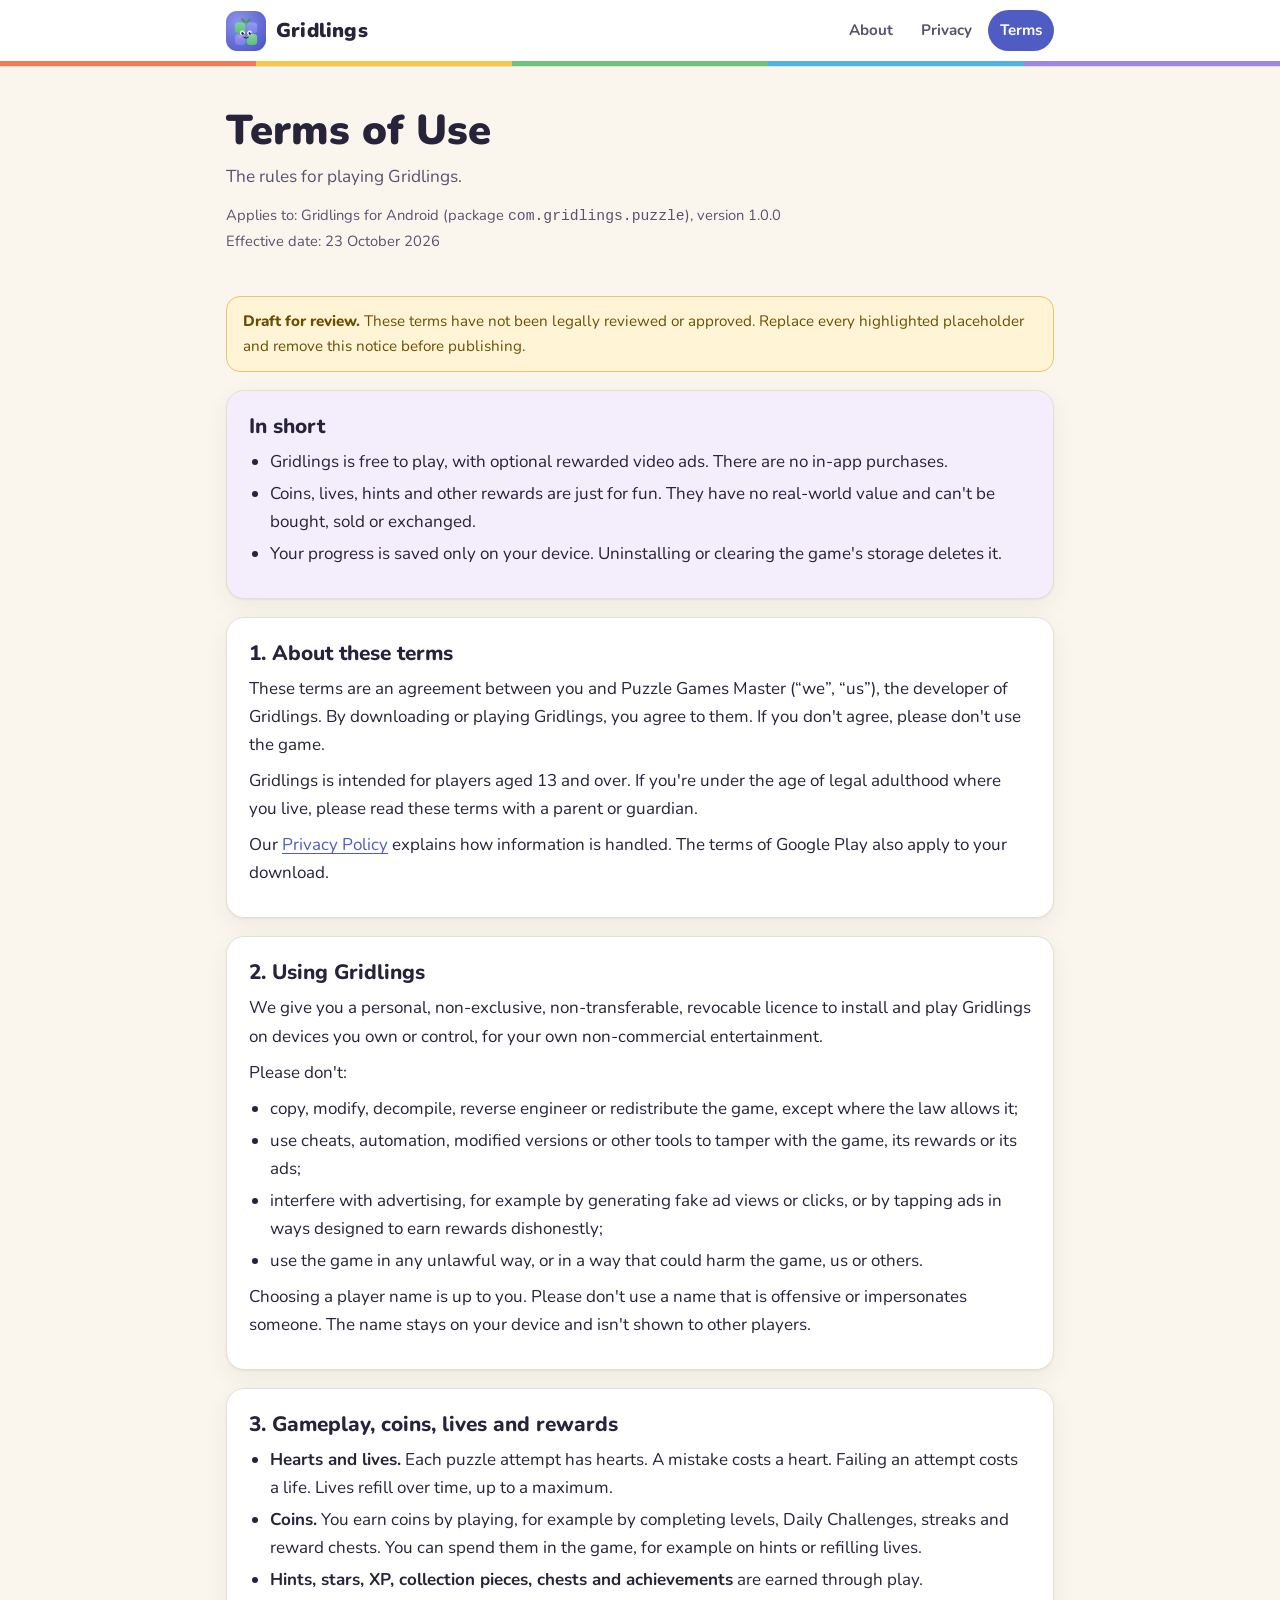
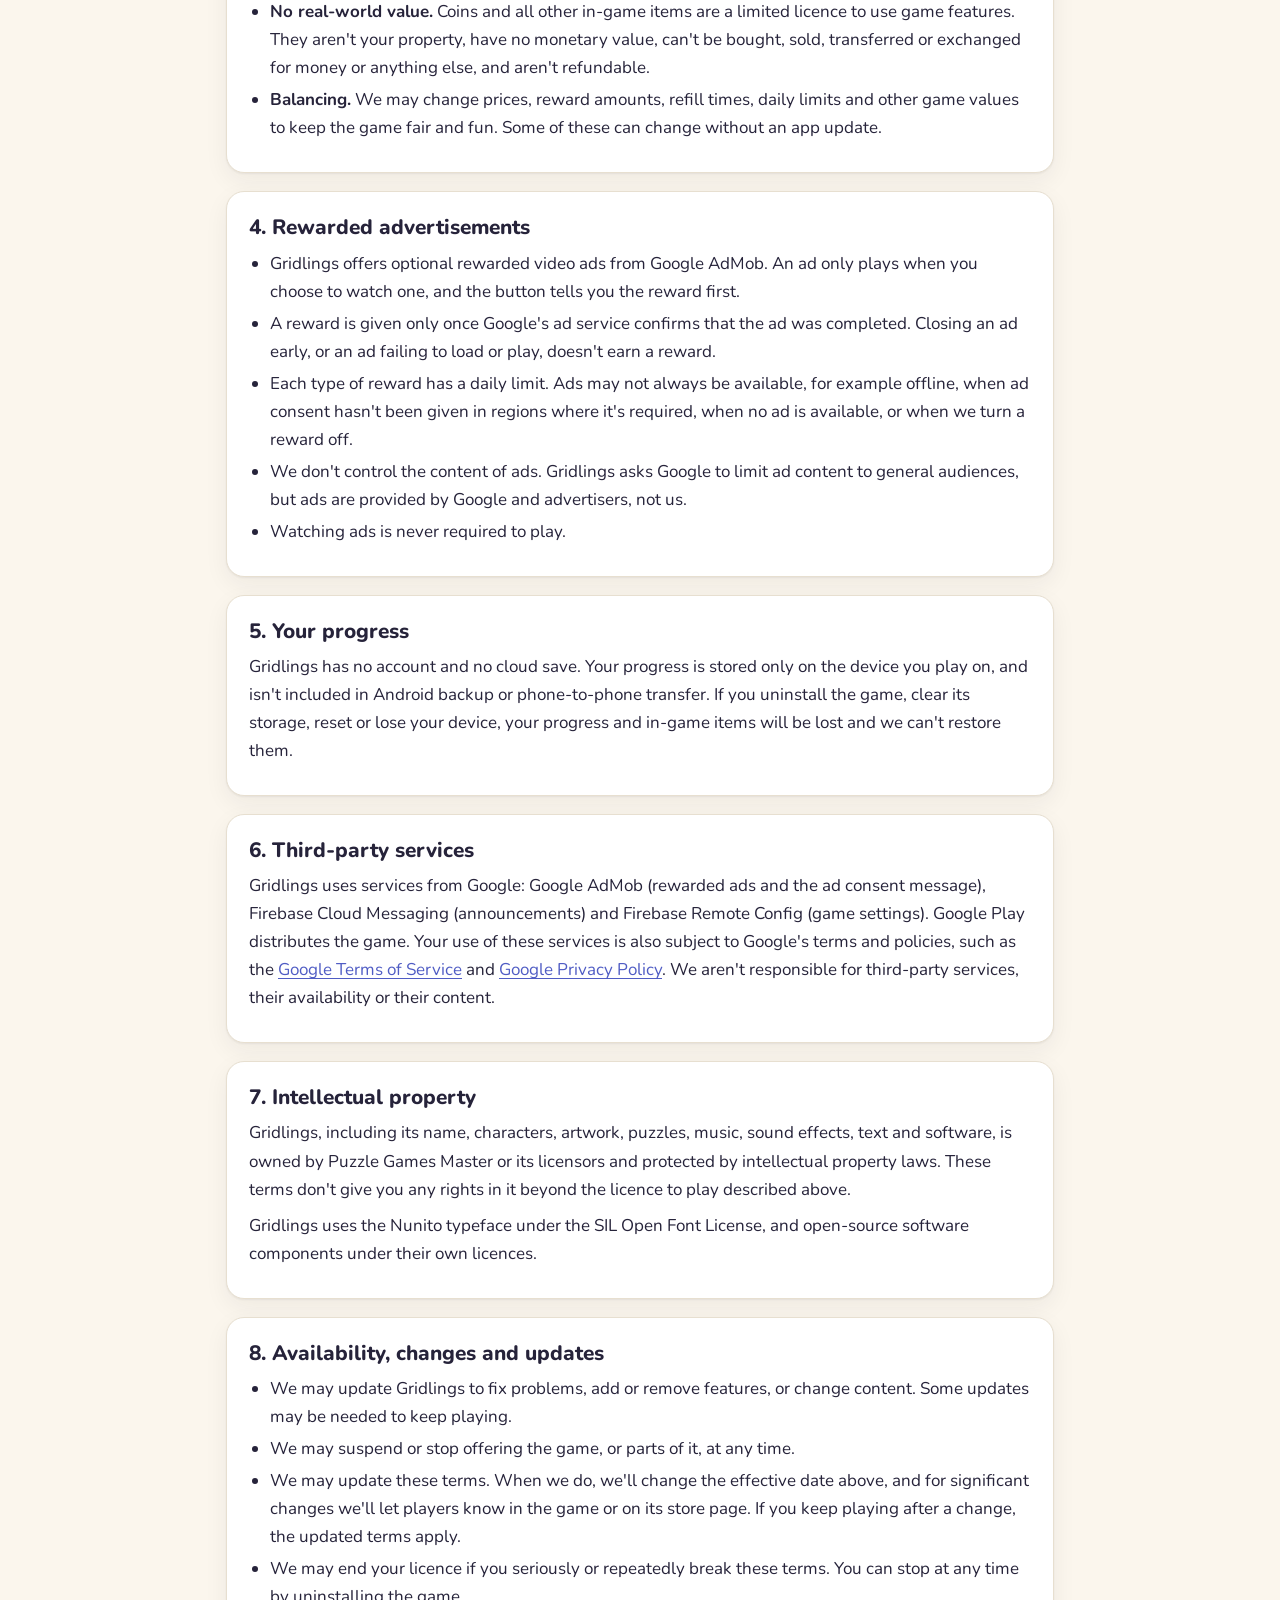
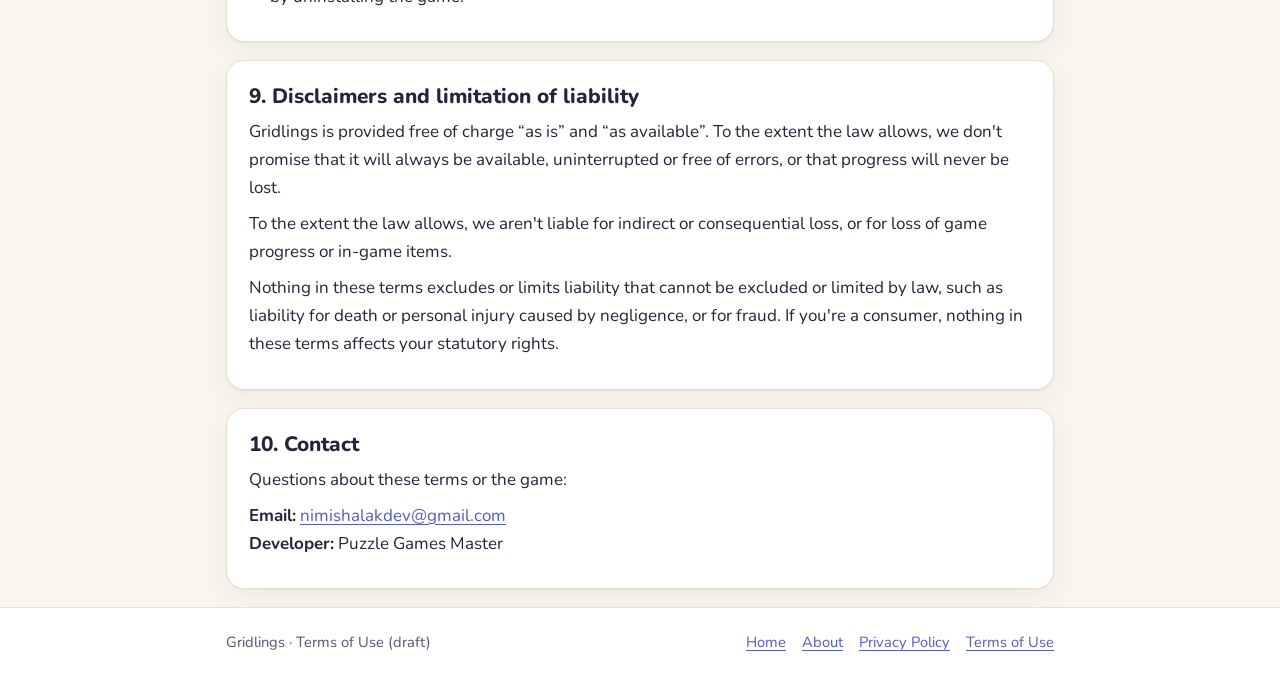
<file: terms.html>
<!doctype html>
<html lang="en-GB">
<head>
  <meta charset="utf-8">
  <meta name="viewport" content="width=device-width, initial-scale=1">
  <title>Terms of Use · Gridlings</title>
  <meta name="description" content="Terms of Use for Gridlings, a casual logic puzzle game for Android.">
  <meta name="robots" content="noindex">
  <link rel="icon" type="image/png" href="assets/gridlings-icon.png">
  <link rel="preconnect" href="https://fonts.googleapis.com">
  <link rel="preconnect" href="https://fonts.gstatic.com" crossorigin>
  <link href="https://fonts.googleapis.com/css2?family=Nunito:wght@400;700;800;900&display=swap" rel="stylesheet">
  <link rel="stylesheet" href="style.css">
</head>
<body>
<a class="skip-link" href="#content">Skip to content</a>

<header class="site-header">
  <div class="wrap">
    <a class="brand" href="index.html"><img src="assets/gridlings-icon.png" alt="" width="40" height="40">Gridlings</a>
    <nav class="nav" aria-label="Main">
      <a href="about.html">About</a>
      <a href="privacy-policy.html">Privacy</a>
      <a href="terms.html" aria-current="page">Terms</a>
    </nav>
  </div>
  <div class="strip" aria-hidden="true"><span></span><span></span><span></span><span></span><span></span></div>
</header>

<main id="content" class="wrap">
  <div class="hero">
    <h1>Terms of Use</h1>
    <p class="lede">The rules for playing Gridlings.</p>
    <p class="meta">Applies to: Gridlings for Android (package <code>com.gridlings.puzzle</code>), version 1.0.0<br>
      Effective date: 23 October 2026</p>
  </div>

  <div class="draft" role="note">
    <strong>Draft for review.</strong> These terms have not been legally reviewed or approved. Replace every
    highlighted placeholder and remove this notice before publishing.
  </div>

  <section class="card summary" aria-labelledby="h-short">
    <h2 id="h-short">In short</h2>
    <ul>
      <li>Gridlings is free to play, with optional rewarded video ads. There are no in-app purchases.</li>
      <li>Coins, lives, hints and other rewards are just for fun. They have no real-world value and can't be bought,
        sold or exchanged.</li>
      <li>Your progress is saved only on your device. Uninstalling or clearing the game's storage deletes it.</li>
    </ul>
  </section>

  <section class="card" id="agreement" aria-labelledby="h-agree">
    <h2 id="h-agree">1. About these terms</h2>
    <p>These terms are an agreement between you and Puzzle Games Master
      (“we”, “us”), the developer of Gridlings. By downloading or playing Gridlings, you agree to them. If you don't
      agree, please don't use the game.</p>
    <p>Gridlings is intended for players aged 13 and over. If you're under the age of legal adulthood where you live,
      please read these terms with a parent or guardian.</p>
    <p>Our <a href="privacy-policy.html">Privacy Policy</a> explains how information is handled. The terms of Google
      Play also apply to your download.</p>
  </section>

  <section class="card" id="use" aria-labelledby="h-use">
    <h2 id="h-use">2. Using Gridlings</h2>
    <p>We give you a personal, non-exclusive, non-transferable, revocable licence to install and play Gridlings on
      devices you own or control, for your own non-commercial entertainment.</p>
    <p>Please don't:</p>
    <ul>
      <li>copy, modify, decompile, reverse engineer or redistribute the game, except where the law allows it;</li>
      <li>use cheats, automation, modified versions or other tools to tamper with the game, its rewards or its ads;</li>
      <li>interfere with advertising, for example by generating fake ad views or clicks, or by tapping ads in ways
        designed to earn rewards dishonestly;</li>
      <li>use the game in any unlawful way, or in a way that could harm the game, us or others.</li>
    </ul>
    <p>Choosing a player name is up to you. Please don't use a name that is offensive or impersonates someone. The name
      stays on your device and isn't shown to other players.</p>
  </section>

  <section class="card" id="gameplay" aria-labelledby="h-game">
    <h2 id="h-game">3. Gameplay, coins, lives and rewards</h2>
    <ul>
      <li><strong>Hearts and lives.</strong> Each puzzle attempt has hearts. A mistake costs a heart. Failing an attempt
        costs a life. Lives refill over time, up to a maximum.</li>
      <li><strong>Coins.</strong> You earn coins by playing, for example by completing levels, Daily Challenges,
        streaks and reward chests. You can spend them in the game, for example on hints or refilling lives.</li>
      <li><strong>Hints, stars, XP, collection pieces, chests and achievements</strong> are earned through play.</li>
      <li><strong>No real-world value.</strong> Coins and all other in-game items are a limited licence to use game
        features. They aren't your property, have no monetary value, can't be bought, sold, transferred or exchanged
        for money or anything else, and aren't refundable.</li>
      <li><strong>Balancing.</strong> We may change prices, reward amounts, refill times, daily limits and other game
        values to keep the game fair and fun. Some of these can change without an app update.</li>
    </ul>
  </section>

  <section class="card" id="ads" aria-labelledby="h-ads">
    <h2 id="h-ads">4. Rewarded advertisements</h2>
    <ul>
      <li>Gridlings offers optional rewarded video ads from Google AdMob. An ad only plays when you choose to watch
        one, and the button tells you the reward first.</li>
      <li>A reward is given only once Google's ad service confirms that the ad was completed. Closing an ad early, or
        an ad failing to load or play, doesn't earn a reward.</li>
      <li>Each type of reward has a daily limit. Ads may not always be available, for example offline, when ad
        consent hasn't been given in regions where it's required, when no ad is available, or when we turn a
        reward off.</li>
      <li>We don't control the content of ads. Gridlings asks Google to limit ad content to general audiences, but
        ads are provided by Google and advertisers, not us.</li>
      <li>Watching ads is never required to play.</li>
    </ul>
  </section>

  <section class="card" id="progress" aria-labelledby="h-progress">
    <h2 id="h-progress">5. Your progress</h2>
    <p>Gridlings has no account and no cloud save. Your progress is stored only on the device you play on, and isn't
      included in Android backup or phone-to-phone transfer. If you uninstall the game, clear its storage, reset or
      lose your device, your progress and in-game items will be lost and we can't restore them.</p>
  </section>

  <section class="card" id="third-party" aria-labelledby="h-third">
    <h2 id="h-third">6. Third-party services</h2>
    <p>Gridlings uses services from Google: Google AdMob (rewarded ads and the ad consent message), Firebase Cloud
      Messaging (announcements) and Firebase Remote Config (game settings). Google Play distributes the game. Your use
      of these services is also subject to Google's terms and policies, such as the
      <a href="https://policies.google.com/terms" rel="noopener">Google Terms of Service</a> and
      <a href="https://policies.google.com/privacy" rel="noopener">Google Privacy Policy</a>. We aren't responsible for
      third-party services, their availability or their content.</p>
  </section>

  <section class="card" id="ip" aria-labelledby="h-ip">
    <h2 id="h-ip">7. Intellectual property</h2>
    <p>Gridlings, including its name, characters, artwork, puzzles, music, sound effects, text and software, is owned
      by Puzzle Games Master or its licensors and protected by intellectual property
      laws. These terms don't give you any rights in it beyond the licence to play described above.</p>
    <p>Gridlings uses the Nunito typeface under the SIL Open Font License, and open-source software components under
      their own licences.</p>
  </section>

  <section class="card" id="changes" aria-labelledby="h-changes">
    <h2 id="h-changes">8. Availability, changes and updates</h2>
    <ul>
      <li>We may update Gridlings to fix problems, add or remove features, or change content. Some updates may be
        needed to keep playing.</li>
      <li>We may suspend or stop offering the game, or parts of it, at any time.</li>
      <li>We may update these terms. When we do, we'll change the effective date above, and for significant changes
        we'll let players know in the game or on its store page. If you keep playing after a change, the updated terms
        apply.</li>
      <li>We may end your licence if you seriously or repeatedly break these terms. You can stop at any time by
        uninstalling the game.</li>
    </ul>
  </section>

  <section class="card" id="liability" aria-labelledby="h-liab">
    <h2 id="h-liab">9. Disclaimers and limitation of liability</h2>
    <p>Gridlings is provided free of charge “as is” and “as available”. To the extent the law allows, we don't promise
      that it will always be available, uninterrupted or free of errors, or that progress will never be lost.</p>
    <p>To the extent the law allows, we aren't liable for indirect or consequential loss, or for loss of game progress
      or in-game items.</p>
    <p>Nothing in these terms excludes or limits liability that cannot be excluded or limited by law, such as liability
      for death or personal injury caused by negligence, or for fraud. If you're a consumer, nothing in these terms
      affects your statutory rights.</p>
  </section>


  <section class="card" id="contact" aria-labelledby="h-contact">
    <h2 id="h-contact">10. Contact</h2>
    <p>Questions about these terms or the game:</p>
    <p><strong>Email:</strong> <a href="mailto:nimishalakdev@gmail.com">nimishalakdev@gmail.com</a><br>
      <strong>Developer:</strong> Puzzle Games Master</p>
  </section>
</main>

<footer class="site-footer">
  <div class="wrap">
    <span>Gridlings · Terms of Use (draft)</span>
    <nav aria-label="Footer">
      <a href="index.html">Home</a>
      <a href="about.html">About</a>
      <a href="privacy-policy.html">Privacy Policy</a>
      <a href="terms.html">Terms of Use</a>
    </nav>
  </div>
</footer>
</body>
</html>
</file>
<file: style.css>
/* Gridlings legal site — shared styles. No build step, no external scripts. */

:root {
  --bg: #fbf6ed;            /* Gridlings app background */
  --surface: #ffffff;
  --surface-soft: #f4eefc;
  --ink: #26233a;
  --ink-soft: #57536e;
  --primary: #4f5cc4;        /* darkened from the app primary #616ED7 for text contrast */
  --primary-bright: #616ed7;
  --primary-ink: #ffffff;
  --line: #e7dfd0;
  --draft-bg: #fff4d6;
  --draft-line: #e9c46a;
  --draft-ink: #6b4e00;
  --placeholder-bg: #ffe3e3;
  --placeholder-ink: #8a1c1c;
  --ember: #f2795b;
  --moss: #6cc47a;
  --aqua: #4fb3e8;
  --luna: #9b86e6;
  --spark: #f5c84b;
  --radius: 18px;
  --shadow: 0 1px 2px rgba(38, 35, 58, .06), 0 8px 24px rgba(38, 35, 58, .06);
  color-scheme: light;
}

@media (prefers-color-scheme: dark) {
  :root {
    --bg: #17151f;
    --surface: #211e2c;
    --surface-soft: #2a2640;
    --ink: #f2eff9;
    --ink-soft: #bdb8d3;
    --primary: #a9b1ff;
    --primary-bright: #8790f0;
    --primary-ink: #14122a;
    --line: #36314a;
    --draft-bg: #3a2f10;
    --draft-line: #8a6d1d;
    --draft-ink: #ffe19a;
    --placeholder-bg: #4a1f24;
    --placeholder-ink: #ffc9c9;
    --shadow: none;
    color-scheme: dark;
  }
}

*, *::before, *::after { box-sizing: border-box; }

html { -webkit-text-size-adjust: 100%; }

body {
  margin: 0;
  background: var(--bg);
  color: var(--ink);
  font-family: "Nunito", system-ui, -apple-system, "Segoe UI", Roboto, sans-serif;
  font-size: 17px;
  line-height: 1.65;
}

a { color: var(--primary); text-underline-offset: 3px; }
a:hover { text-decoration-thickness: 2px; }
a:focus-visible, .nav a:focus-visible, .btn:focus-visible {
  outline: 3px solid var(--primary-bright);
  outline-offset: 2px;
  border-radius: 8px;
}

.skip-link {
  position: absolute; left: 16px; top: -48px;
  background: var(--primary); color: var(--primary-ink);
  padding: 8px 14px; border-radius: 10px; z-index: 10; font-weight: 700;
}
.skip-link:focus { top: 12px; }

.wrap { width: 100%; max-width: 860px; margin: 0 auto; padding: 0 16px; }

/* Header */
.site-header {
  background: var(--surface);
  border-bottom: 1px solid var(--line);
  position: sticky; top: 0; z-index: 5;
}
.site-header .wrap {
  display: flex; align-items: center; justify-content: space-between;
  gap: 12px; flex-wrap: wrap; padding-top: 10px; padding-bottom: 10px;
}
.brand {
  display: flex; align-items: center; gap: 10px;
  color: var(--ink); text-decoration: none;
  font-weight: 900; font-size: 1.25rem; letter-spacing: .01em;
}
.brand img { width: 40px; height: 40px; border-radius: 11px; }
.nav { display: flex; gap: 4px; flex-wrap: wrap; }
.nav a {
  color: var(--ink-soft); text-decoration: none; font-weight: 700;
  padding: 8px 12px; border-radius: 999px; font-size: .95rem;
}
.nav a:hover { background: var(--surface-soft); color: var(--ink); }
.nav a[aria-current="page"] { background: var(--primary); color: var(--primary-ink); }

/* Colour strip echoing the Gridlings */
.strip { display: flex; height: 5px; }
.strip span { flex: 1; }
.strip span:nth-child(1) { background: var(--ember); }
.strip span:nth-child(2) { background: var(--spark); }
.strip span:nth-child(3) { background: var(--moss); }
.strip span:nth-child(4) { background: var(--aqua); }
.strip span:nth-child(5) { background: var(--luna); }

/* Page title */
.hero { padding: 40px 0 8px; }
.hero h1 {
  font-size: clamp(1.9rem, 5vw, 2.6rem); line-height: 1.15;
  margin: 0 0 8px; font-weight: 900;
}
.hero .lede { color: var(--ink-soft); font-size: 1.08rem; margin: 0; }
.meta { color: var(--ink-soft); font-size: .92rem; margin-top: 12px; }

/* Draft notice */
.draft {
  background: var(--draft-bg); color: var(--draft-ink);
  border: 1px solid var(--draft-line); border-radius: 14px;
  padding: 12px 16px; margin: 20px 0 8px; font-size: .95rem;
}
.draft strong { font-weight: 800; }

/* Placeholders that must be replaced before publishing */
.ph {
  background: var(--placeholder-bg); color: var(--placeholder-ink);
  padding: 1px 6px; border-radius: 6px; font-weight: 800;
  overflow-wrap: anywhere;
  -webkit-box-decoration-break: clone; box-decoration-break: clone;
}
code { overflow-wrap: anywhere; }

main { padding-bottom: 48px; }

/* Content cards */
.card {
  background: var(--surface); border: 1px solid var(--line);
  border-radius: var(--radius); box-shadow: var(--shadow);
  padding: 22px 22px; margin: 18px 0;
}
.card h2 { margin: 0 0 8px; font-size: 1.3rem; font-weight: 800; line-height: 1.3; }
.card h3 { margin: 18px 0 6px; font-size: 1.05rem; font-weight: 800; }
.card p { margin: 8px 0; }
.card ul { margin: 8px 0; padding-left: 1.25em; }
.card li { margin: 4px 0; }
section[id] { scroll-margin-top: 90px; }

.summary { background: var(--surface-soft); }

/* Table of contents */
.toc ol { columns: 2; column-gap: 28px; margin: 6px 0 0; padding-left: 1.3em; }
.toc li { break-inside: avoid; margin: 3px 0; }

/* Tables */
.table-scroll { overflow-x: auto; margin: 10px 0; }
table { border-collapse: collapse; width: 100%; font-size: .95rem; min-width: 480px; }
th, td { text-align: left; vertical-align: top; padding: 9px 10px; border-bottom: 1px solid var(--line); }
th { font-weight: 800; background: var(--surface-soft); }

/* Feature tiles (About / Home) */
.tiles { display: grid; grid-template-columns: repeat(auto-fit, minmax(200px, 1fr)); gap: 14px; margin: 14px 0; }
.tile {
  background: var(--surface); border: 1px solid var(--line); border-radius: 16px;
  padding: 16px; box-shadow: var(--shadow);
}
.tile h3 { margin: 0 0 4px; font-size: 1.05rem; font-weight: 800; }
.tile p { margin: 0; color: var(--ink-soft); font-size: .95rem; }
.dot { display: inline-block; width: 12px; height: 12px; border-radius: 4px; margin-right: 8px; vertical-align: 1px; }

.btn-row { display: flex; gap: 10px; flex-wrap: wrap; margin-top: 12px; }
.btn {
  display: inline-block; text-decoration: none; font-weight: 800;
  padding: 11px 18px; border-radius: 999px;
  background: var(--primary); color: var(--primary-ink);
}
.btn.secondary { background: var(--surface-soft); color: var(--ink); }

.app-hero { display: flex; gap: 20px; align-items: center; }
.app-hero img { width: 96px; height: 96px; border-radius: 24px; box-shadow: var(--shadow); flex: none; }

/* Footer */
.site-footer { border-top: 1px solid var(--line); background: var(--surface); }
.site-footer .wrap {
  padding-top: 22px; padding-bottom: 28px;
  display: flex; flex-wrap: wrap; gap: 10px 24px; justify-content: space-between; align-items: center;
  color: var(--ink-soft); font-size: .92rem;
}
.site-footer nav { display: flex; gap: 16px; flex-wrap: wrap; }

@media (max-width: 600px) {
  body { font-size: 16px; }
  .hero { padding-top: 28px; }
  .card { padding: 18px 16px; }
  .toc ol { columns: 1; }
  .app-hero { flex-direction: column; align-items: flex-start; }
  .nav a { padding: 7px 10px; }
}

@media print {
  .site-header { position: static; }
  .nav, .skip-link, .btn-row { display: none; }
  .card { box-shadow: none; break-inside: avoid; }
}
</file>
